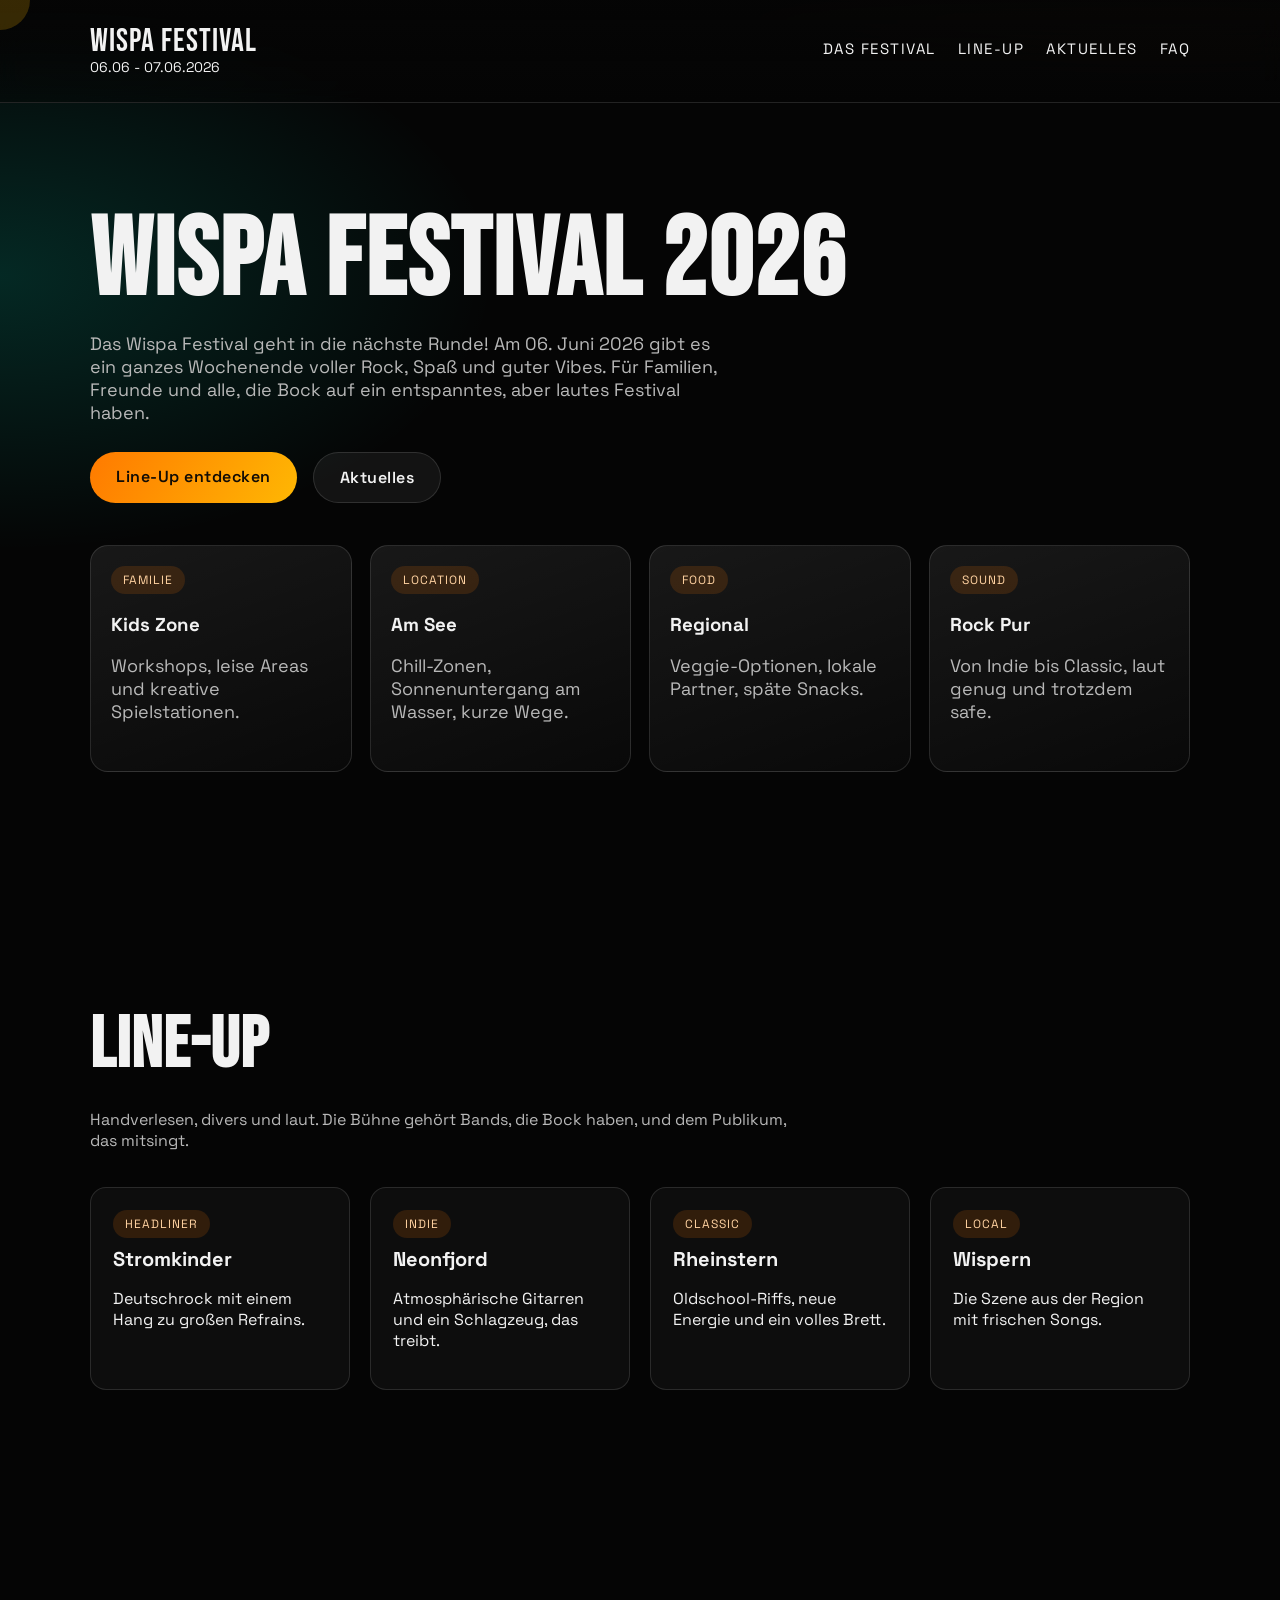
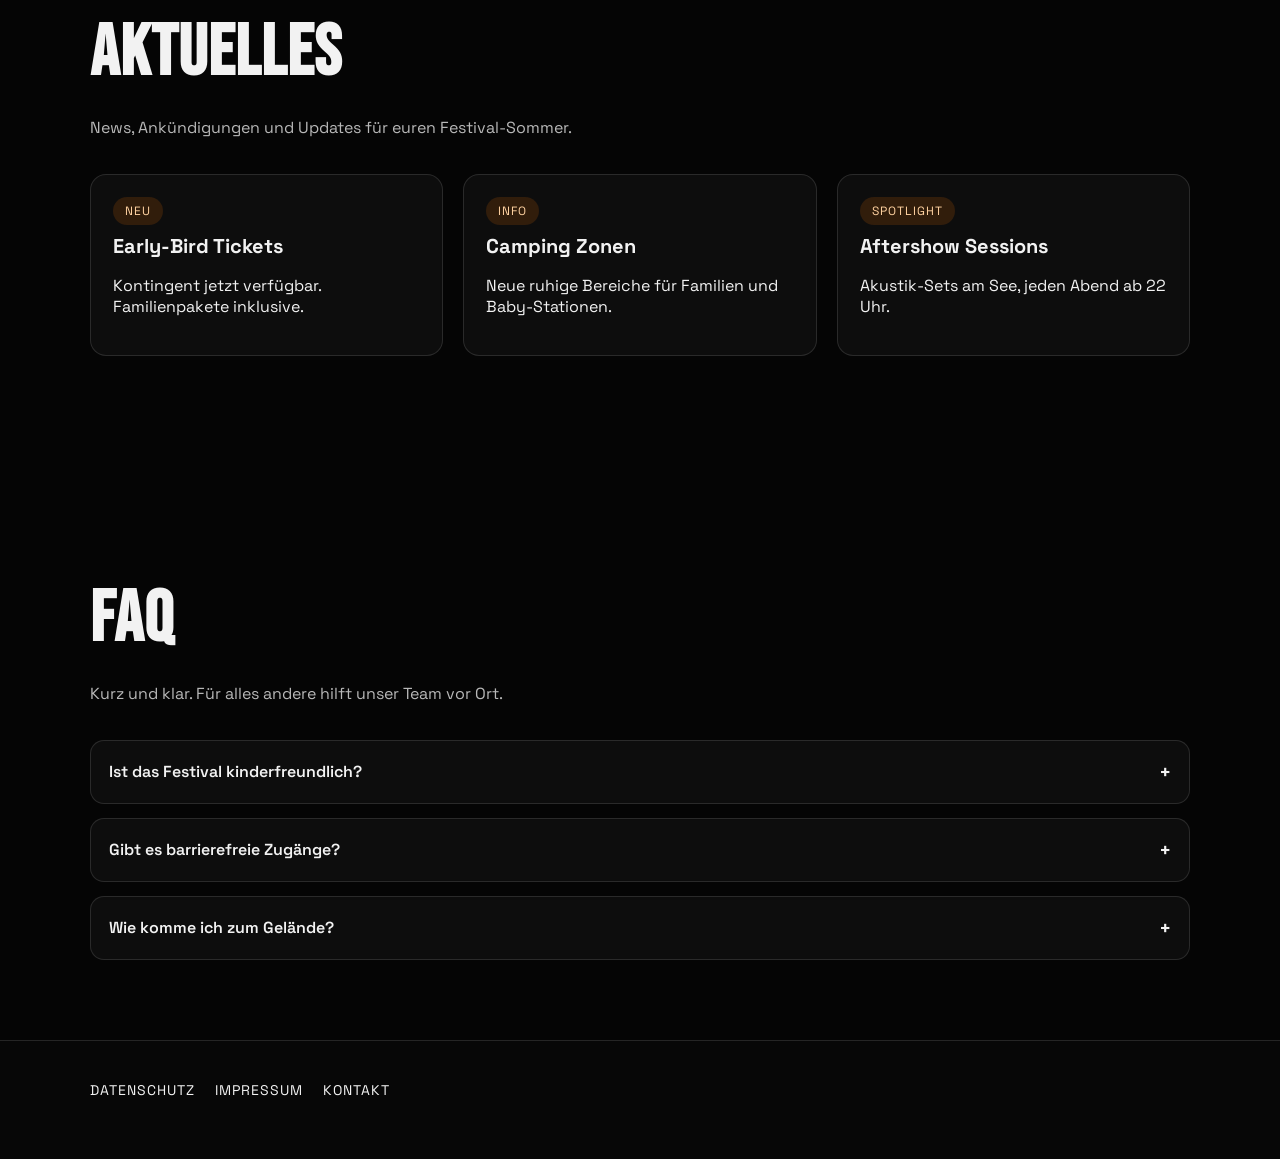
<file: index.html>
<!DOCTYPE html>
<html lang="de">
  <head>
    <meta charset="UTF-8" />
    <meta name="viewport" content="width=device-width, initial-scale=1.0" />
    <title>Wispa Festival</title>
    <style>
      @import url("https://fonts.googleapis.com/css2?family=Bebas+Neue&family=Space+Grotesk:wght@300;400;500;600;700&display=swap");

      :root {
        --bg: #050505;
        --bg-2: #0d0d0d;
        --ink: #f2f2f2;
        --muted: #b8b8b8;
        --accent: #ff7a00;
        --accent-2: #00f5d4;
        --glass: rgba(255, 255, 255, 0.06);
        --border: rgba(255, 255, 255, 0.12);
      }

      * {
        box-sizing: border-box;
      }

      html {
        scroll-behavior: smooth;
      }

      body {
        margin: 0;
        font-family: "Space Grotesk", system-ui, -apple-system, sans-serif;
        color: var(--ink);
        background: radial-gradient(1200px 600px at 90% -10%, rgba(255, 122, 0, 0.2), transparent 60%),
          radial-gradient(900px 500px at 0% 10%, rgba(0, 245, 212, 0.15), transparent 55%),
          var(--bg);
        min-height: 100vh;
        overflow-x: hidden;
      }

      a {
        color: inherit;
        text-decoration: none;
      }

      .container {
        width: min(1100px, 92vw);
        margin: 0 auto;
      }

      header {
        position: sticky;
        top: 0;
        z-index: 10;
        backdrop-filter: blur(12px);
        background: linear-gradient(to bottom, rgba(5, 5, 5, 0.9), rgba(5, 5, 5, 0.4));
        border-bottom: 1px solid var(--border);
      }

      .nav {
        display: flex;
        align-items: center;
        justify-content: space-between;
        padding: 18px 0;
      }

      .logo {
        display: flex;
        flex-direction: column;
        padding: 8px 0;
      }

      .logo__name {
        font-family: "Bebas Neue", cursive;
        font-size: 32px;
        letter-spacing: 1px;
        line-height: 1;
      }

      .logo__date {
        font-size: 14px;
      }

      .nav-links {
        display: flex;
        column-gap: 22px;
        font-size: 15px;
        text-transform: uppercase;
        letter-spacing: 1.5px;
      }

      .nav-links a {
        position: relative;
        padding-bottom: 6px;
      }

      .nav-links a::after {
        content: "";
        position: absolute;
        left: 0;
        bottom: 0;
        width: 0%;
        height: 2px;
        background: linear-gradient(90deg, var(--accent), var(--accent-2));
        transition: width 0.35s ease;
      }

      .nav-links a:hover::after,
      .nav-links a:focus-visible::after {
        width: 100%;
      }

      .hero {
        padding: 110px 0 90px;
        position: relative;
      }

      .hero h1 {
        font-family: "Bebas Neue", cursive;
        font-size: clamp(48px, 12vw, 110px);
        margin: 0 0 20px;
        line-height: 0.9;
        letter-spacing: 2px;
      }

      .hero p {
        max-width: 640px;
        font-size: 18px;
        color: var(--muted);
        margin-bottom: 28px;
      }

      .hero-cta {
        display: flex;
        flex-wrap: wrap;
        gap: 16px;
      }

      .btn {
        padding: 14px 26px;
        border-radius: 999px;
        border: 1px solid var(--border);
        background: var(--glass);
        color: var(--ink);
        font-weight: 600;
        letter-spacing: 0.5px;
        transition: transform 0.35s ease, box-shadow 0.35s ease;
      }

      .btn.primary {
        background: linear-gradient(120deg, var(--accent), #ffb703);
        color: #120c05;
        border: none;
      }

      .btn:hover {
        transform: translateY(-3px);
        box-shadow: 0 14px 30px rgba(0, 0, 0, 0.35);
      }

      .cursor-ring {
        position: fixed;
        top: 0;
        left: 0;
        width: 60px;
        height: 60px;
        border-radius: 50%;
        background: rgba(255, 183, 3, 0.2);
        pointer-events: none;
        transform: translate(-50%, -50%);
        z-index: 9998;
        opacity: 0;
        transition: opacity 0.2s cubic-bezier(0.65, 0, 0.35, 1), width 0.25s cubic-bezier(0.65, 0, 0.35, 1), height 0.25s cubic-bezier(0.65, 0, 0.35, 1), background 0.25s cubic-bezier(0.65, 0, 0.35, 1), left 0.3s cubic-bezier(0.22, 1, 0.36, 1), top 0.3s cubic-bezier(0.22, 1, 0.36, 1);
      }

      body.cursor-active .cursor-ring {
        opacity: 1;
      }

      body.cursor-hover .cursor-ring {
        width: 10px;
        height: 10px;
        background: rgba(255, 255, 255, 0.5); 
        transform: translate(-50%, -50%);
      }

      .hero-grid {
        margin-top: 42px;
        display: grid;
        grid-template-columns: repeat(auto-fit, minmax(220px, 1fr));
        gap: 18px;
      }

      .hero-card {
        background: linear-gradient(160deg, rgba(255, 255, 255, 0.08), rgba(255, 255, 255, 0.02));
        padding: 20px;
        border: 1px solid var(--border);
        border-radius: 18px;
        min-height: 120px;
      }

      section {
        padding: 80px 0;
      }

      section h2 {
        font-family: "Bebas Neue", cursive;
        font-size: clamp(36px, 7vw, 72px);
        margin-bottom: 20px;
        letter-spacing: 1px;
      }

      .section-intro {
        color: var(--muted);
        max-width: 720px;
        margin-bottom: 36px;
      }

      .lineup-grid,
      .news-grid {
        display: grid;
        grid-template-columns: repeat(auto-fit, minmax(220px, 1fr));
        gap: 20px;
      }

      .card {
        padding: 22px;
        border-radius: 16px;
        border: 1px solid var(--border);
        background: var(--bg-2);
        transition: transform 0.4s ease, border-color 0.4s ease;
      }

      .card:hover {
        transform: translateY(-6px);
        border-color: rgba(255, 255, 255, 0.35);
      }

      .card h3 {
        margin: 8px 0 12px;
        font-size: 20px;
      }

      .tag {
        display: inline-flex;
        align-items: center;
        gap: 8px;
        padding: 6px 12px;
        border-radius: 999px;
        font-size: 12px;
        text-transform: uppercase;
        letter-spacing: 1px;
        background: rgba(255, 122, 0, 0.15);
        color: #ffd2a1;
      }

      details {
        border: 1px solid var(--border);
        border-radius: 14px;
        padding: 18px;
        background: var(--bg-2);
        transition: border-color 0.3s ease;
      }

      details + details {
        margin-top: 14px;
      }

      summary {
        cursor: pointer;
        font-weight: 600;
        list-style: none;
        display: flex;
        align-items: center;
        justify-content: space-between;
      }

      summary::after {
        content: "+";
        font-size: 20px;
        transition: transform 0.35s ease;
      }

      details[open] summary::after {
        transform: rotate(45deg);
      }

      details p {
        margin: 14px 0 0;
        color: var(--muted);
      }

      footer {
        padding: 40px 0 60px;
        border-top: 1px solid var(--border);
        background: #070707;
      }

      .footer-links {
        display: flex;
        gap: 20px;
        font-size: 14px;
        text-transform: uppercase;
        letter-spacing: 1px;
      }

      .reveal {
        opacity: 0;
        transform: translateY(30px);
        transition: opacity 0.8s ease, transform 0.8s ease;
      }

      .reveal.is-visible {
        opacity: 1;
        transform: translateY(0);
      }

      .float {
        animation: float 10s ease-in-out infinite;
      }

      @keyframes float {
        0%,
        100% {
          transform: translateY(0px);
        }
        50% {
          transform: translateY(-14px);
        }
      }

      @media (max-width: 760px) {
        html {
          scroll-padding-top: 80px;
        }

        .cursor-ring {
          display: none;
        }

        .nav {
          flex-direction: column;
          gap: 12px;
        }
        .nav-links {
          flex-wrap: wrap;
          justify-content: center;
        }
        .hero {
          padding-top: 80px;
        }

        .logo {
          justify-content: center;
          align-items: center;
        }

        .container {
          width: min(1100px, 85vw);
        }
      }

      @media (prefers-reduced-motion: reduce) {
        .cursor-ring {
          display: none;
        }
      }
    </style>
  </head>
  <body>
    <div class="cursor-ring"></div>
    <header>
      <div class="container nav">
        <div class="logo"><span class="logo__name">Wispa Festival</span><span class="logo__date">06.06 - 07.06.2026</span></div>
        <nav class="nav-links">
          <a href="#hero">Das Festival</a>
          <a href="#lineup">Line-Up</a>
          <a href="#aktuelles">Aktuelles</a>
          <a href="#faq">FAQ</a>
        </nav>
      </div>
    </header>

    <main>
      <section id="hero" class="hero">
        <div class="container">
          <div class="reveal">
            <h1>Wispa Festival 2026</h1>
            <p>
              Das Wispa Festival geht in die nächste Runde! Am 06. Juni 2026 gibt es ein ganzes Wochenende
              voller Rock, Spaß und guter Vibes. Für Familien, Freunde und alle, die Bock auf ein entspanntes, aber lautes Festival haben.
            </p>
            <div class="hero-cta">
              <a class="btn primary" href="#lineup">Line-Up entdecken</a>
              <a class="btn" href="#aktuelles">Aktuelles</a>
            </div>
          </div>
          <div class="hero-grid">
            <div class="hero-card reveal float">
              <span class="tag">Familie</span>
              <h3>Kids Zone</h3>
              <p>Workshops, leise Areas und kreative Spielstationen.</p>
            </div>
            <div class="hero-card reveal">
              <span class="tag">Location</span>
              <h3>Am See</h3>
              <p>Chill-Zonen, Sonnenuntergang am Wasser, kurze Wege.</p>
            </div>
            <div class="hero-card reveal float">
              <span class="tag">Food</span>
              <h3>Regional</h3>
              <p>Veggie-Optionen, lokale Partner, späte Snacks.</p>
            </div>
            <div class="hero-card reveal">
              <span class="tag">Sound</span>
              <h3>Rock Pur</h3>
              <p>Von Indie bis Classic, laut genug und trotzdem safe.</p>
            </div>
          </div>
        </div>
      </section>

      <section id="lineup">
        <div class="container">
          <h2 class="reveal">Line-Up</h2>
          <p class="section-intro reveal">
            Handverlesen, divers und laut. Die Bühne gehört Bands, die Bock haben,
            und dem Publikum, das mitsingt.
          </p>
          <div class="lineup-grid">
            <article class="card reveal">
              <span class="tag">Headliner</span>
              <h3>Stromkinder</h3>
              <p>Deutschrock mit einem Hang zu großen Refrains.</p>
            </article>
            <article class="card reveal">
              <span class="tag">Indie</span>
              <h3>Neonfjord</h3>
              <p>Atmosphärische Gitarren und ein Schlagzeug, das treibt.</p>
            </article>
            <article class="card reveal">
              <span class="tag">Classic</span>
              <h3>Rheinstern</h3>
              <p>Oldschool-Riffs, neue Energie und ein volles Brett.</p>
            </article>
            <article class="card reveal">
              <span class="tag">Local</span>
              <h3>Wispern</h3>
              <p>Die Szene aus der Region mit frischen Songs.</p>
            </article>
          </div>
        </div>
      </section>

      <section id="aktuelles">
        <div class="container">
          <h2 class="reveal">Aktuelles</h2>
          <p class="section-intro reveal">
            News, Ankündigungen und Updates für euren Festival-Sommer.
          </p>
          <div class="news-grid">
            <article class="card reveal">
              <span class="tag">Neu</span>
              <h3>Early-Bird Tickets</h3>
              <p>Kontingent jetzt verfügbar. Familienpakete inklusive.</p>
            </article>
            <article class="card reveal">
              <span class="tag">Info</span>
              <h3>Camping Zonen</h3>
              <p>Neue ruhige Bereiche für Familien und Baby-Stationen.</p>
            </article>
            <article class="card reveal">
              <span class="tag">Spotlight</span>
              <h3>Aftershow Sessions</h3>
              <p>Akustik-Sets am See, jeden Abend ab 22 Uhr.</p>
            </article>
          </div>
        </div>
      </section>

      <section id="faq">
        <div class="container">
          <h2 class="reveal">FAQ</h2>
          <p class="section-intro reveal">
            Kurz und klar. Für alles andere hilft unser Team vor Ort.
          </p>
          <details class="reveal">
            <summary>Ist das Festival kinderfreundlich?</summary>
            <p>
              Ja, es gibt eine Kids Zone, leise Bereiche, Wickelstationen und
              familienfreundliche Zeitfenster.
            </p>
          </details>
          <details class="reveal">
            <summary>Gibt es barrierefreie Zugänge?</summary>
            <p>
              Das Gelände ist barrierearm, mit speziellen Viewing Areas und
              support vor Ort.
            </p>
          </details>
          <details class="reveal">
            <summary>Wie komme ich zum Gelände?</summary>
            <p>
              Shuttle-Busse vom Bahnhof, Fahrradparkplätze und ein familiennaher
              Drop-off Bereich.
            </p>
          </details>
        </div>
      </section>
    </main>

    <footer>
      <div class="container">
        <div class="footer-links">
          <a href="#">Datenschutz</a>
          <a href="#">Impressum</a>
          <a href="#">Kontakt</a>
        </div>
      </div>
    </footer>

    <script>
      const revealElements = document.querySelectorAll(".reveal");
      const observer = new IntersectionObserver(
        (entries) => {
          entries.forEach((entry) => {
            if (entry.isIntersecting) {
              entry.target.classList.add("is-visible");
              observer.unobserve(entry.target);
            }
          });
        },
        { threshold: 0.2 }
      );

      revealElements.forEach((el) => observer.observe(el));

      const cursorRing = document.querySelector(".cursor-ring");
      const hoverTargets = document.querySelectorAll("a, button, .btn, summary");

      if (window.matchMedia("(prefers-reduced-motion: reduce)").matches === false && "ontouchstart" in window === false) {
        document.body.classList.add("cursor-active");

        window.addEventListener("mousemove", (event) => {
          const { clientX, clientY } = event;
          cursorRing.style.left = `${clientX}px`;
          cursorRing.style.top = `${clientY}px`;
        });

        hoverTargets.forEach((el) => {
          el.addEventListener("mouseenter", () => document.body.classList.add("cursor-hover"));
          el.addEventListener("mouseleave", () => document.body.classList.remove("cursor-hover"));
        });
      }
    </script>
  </body>
</html>
</file>
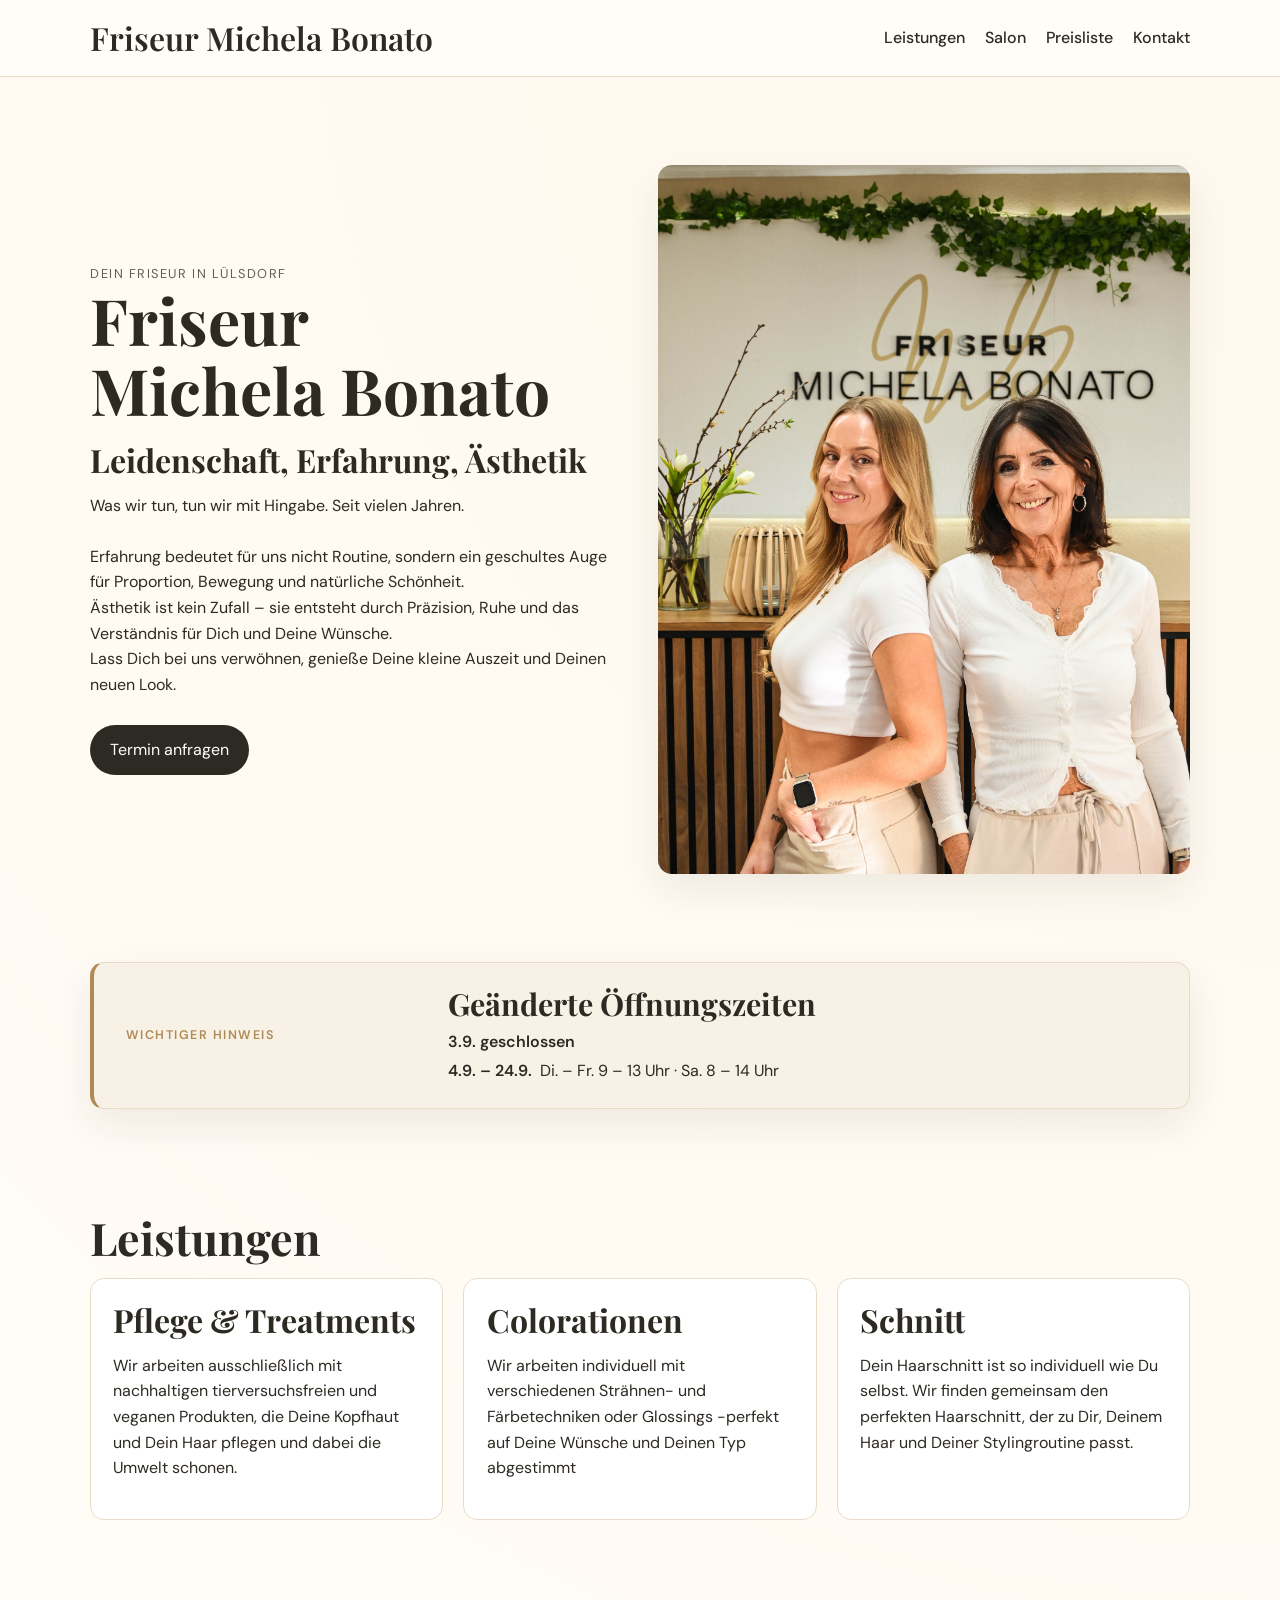
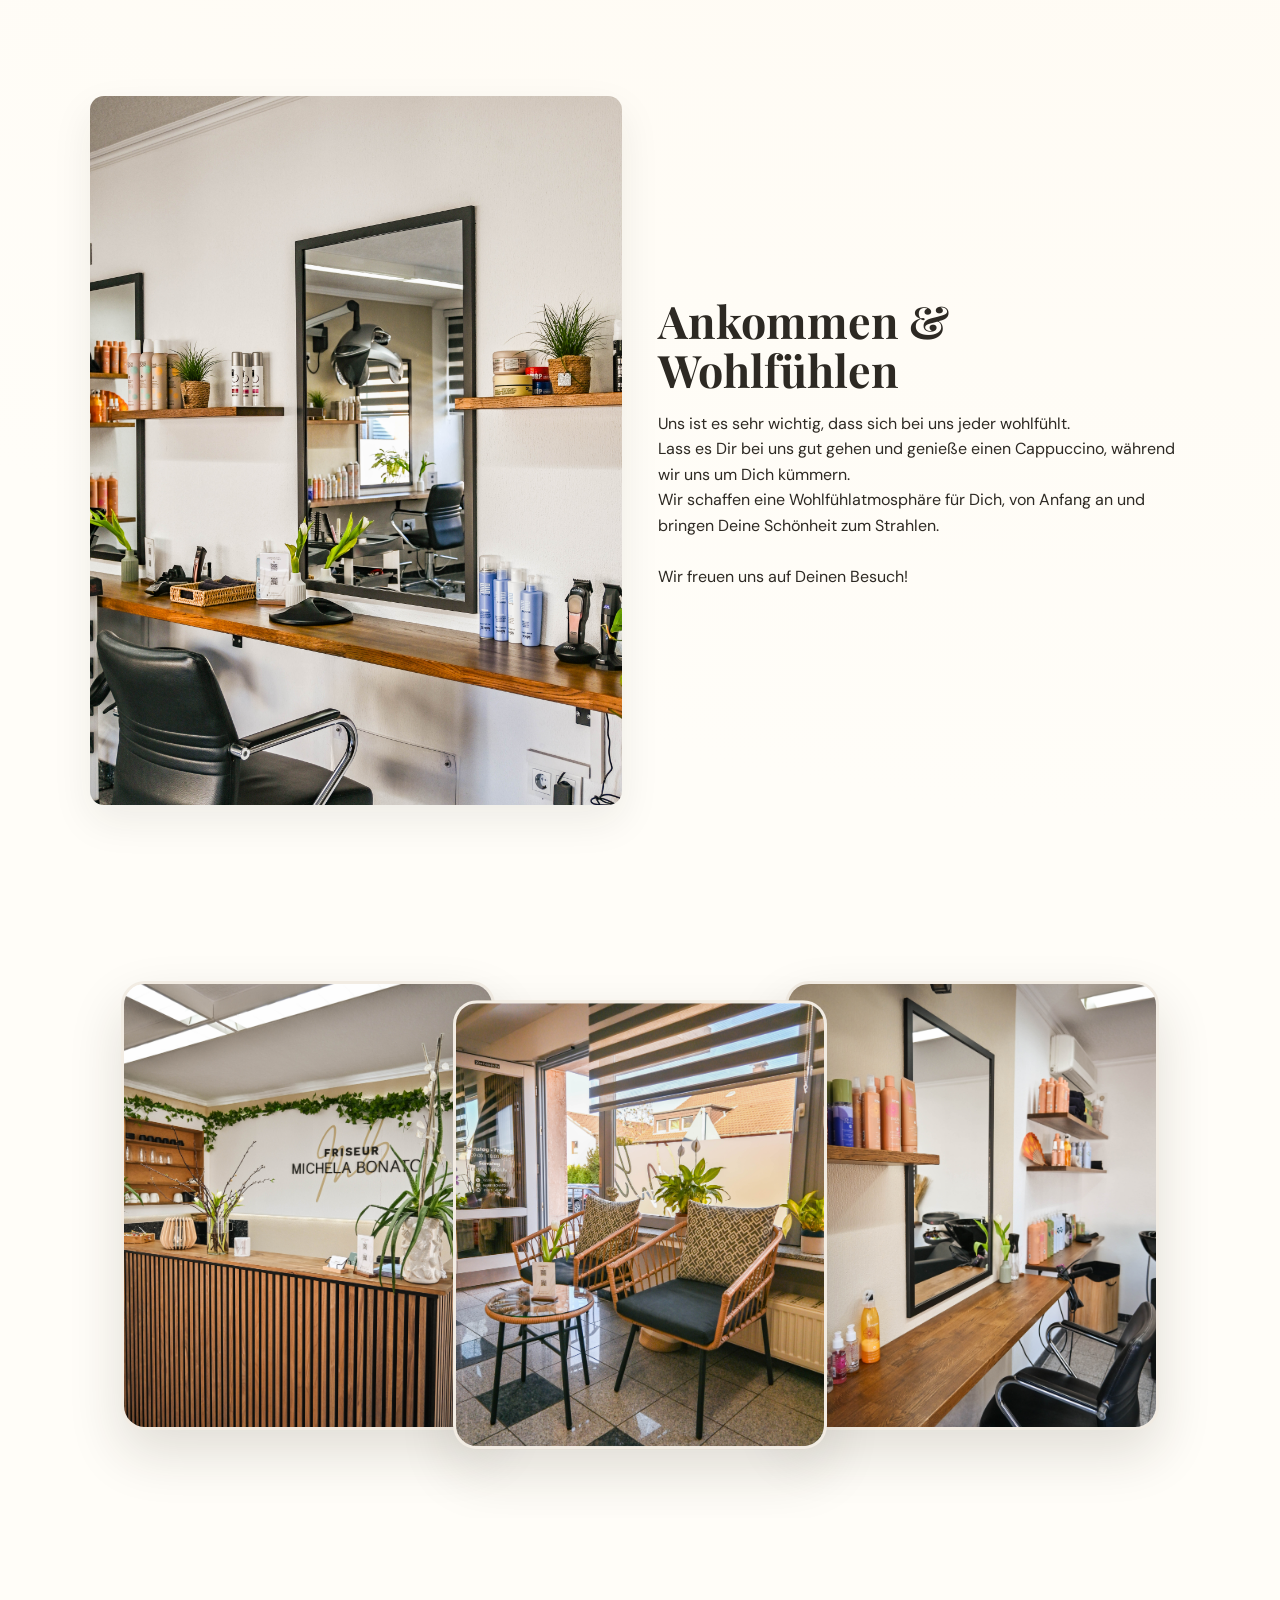
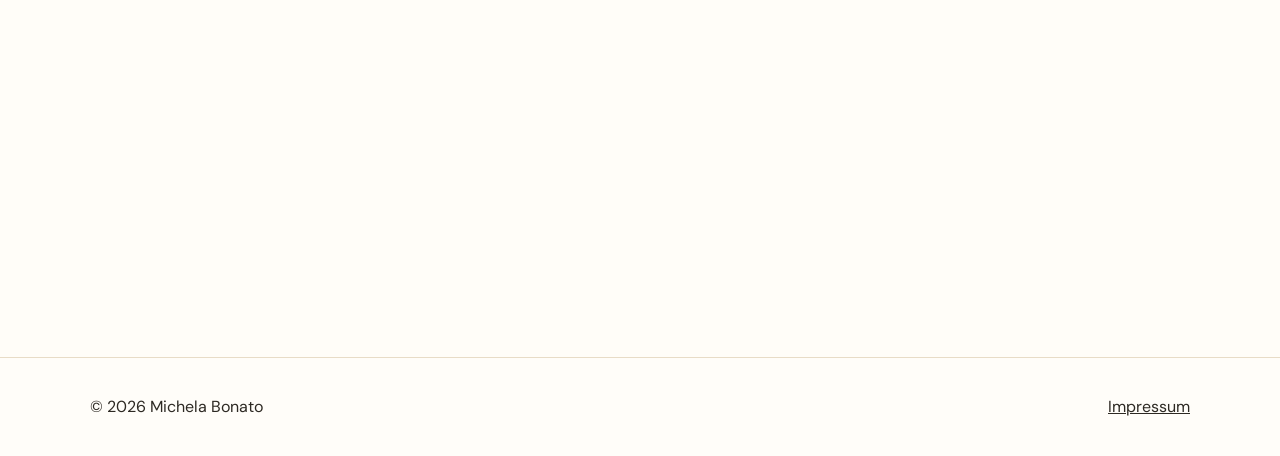
<file: friseur/index.html>
<!doctype html>
<html lang="de">

<head>
  <meta charset="UTF-8" />
  <meta name="viewport" content="width=device-width, initial-scale=1.0" />
  <title>Friseur Michela Bonato</title>
  <meta name="description"
    content="Friseur in Lülsdorf - Leidenschaft, Erfahrung, Ästhetik. Jetzt Termin anfragen." />
  <meta name="keywords"
    content="Friseur Lülsdorf, Michela Bonato, Damenfriseur Lülsdorf, Herrenfriseur Lülsdorf, Haarschnitt Lülsdorf" />
  <meta name="robots" content="index, follow" />
  <meta name="author" content="Friseur Michela Bonato" />
  <link rel="canonical" href="https://www.michela-bonato.de/" />

  <meta property="og:type" content="website" />
  <meta property="og:title" content="Michela Bonato | Friseur Lülsdorf" />
  <meta property="og:description" content="Friseur in Lülsdorf - Leidenschaft, Erfahrung, Ästhetik. Jetzt Termin anfragen." />
  <meta property="og:url" content="https://www.michela-bonato.de/" />
  <meta property="og:image"
    content="img/og_image.jpg" />

  <meta name="twitter:card" content="summary_large_image" />
  <meta name="twitter:title" content="Michela Bonato | Friseur Lülsdorf" />
  <meta name="twitter:description"
    content="Friseur Lülsdorf, Michela Bonato, Damenfriseur Lülsdorf, Herrenfriseur Lülsdorf, Haarschnitt Lülsdorf" />
  <meta name="twitter:image"
    content="img/og_image.jpg" />

  <script type="application/ld+json">
      {
        "@context": "https://schema.org",
        "@type": "HairSalon",
        "name": "Friseur Michela Bonato",
        "description": "Friseur in Lülsdorf - Leidenschaft, Erfahrung, Ästhetik. Jetzt Termin anfragen.",
        "address": {
          "@type": "PostalAddress",
          "addressLocality": "Lülsdorf",
          "addressRegion": "Niederkassel",
          "addressCountry": "DE"
        },
        "areaServed": "Lülsdorf",
        "url": "https://www.michela-bonato.de/",
      }
  </script>
  <link rel="icon" href="img/favicon-1-300x300.png" sizes="192x192" />
  <link rel="apple-touch-icon" href="img/favicon-1-300x300.png" />
  <link rel="stylesheet" href="css/styles.css" />
</head>

<body>
  <header class="site-header" id="start">
    <div class="container nav-wrap">
      <a class="brand" href="#start">Friseur Michela Bonato</a>
      <button class="menu-toggle" type="button" aria-expanded="false" aria-controls="site-menu" aria-label="Menü öffnen">
        <span></span>
        <span></span>
        <span></span>
      </button>
      <nav id="site-menu" aria-label="Hauptnavigation">
        <ul class="menu">
          <li><a href="#leistungen">Leistungen</a></li>
          <li><a href="#ueber-uns">Salon</a></li>
          <li><a href="#preisliste">Preisliste</a></li>
          <li><a href="#kontakt">Kontakt</a></li>
        </ul>
      </nav>
    </div>
  </header>

  <main>
    <section class="hero reveal">
      <div class="container hero-grid">
        <div class="hero-copy">
          <p class="kicker">Dein Friseur in Lülsdorf</p>
          <h1>Friseur<br />Michela Bonato</h1>
          <h2 class="h3">Leidenschaft, Erfahrung, Ästhetik</h2>
          <p>
            Was wir tun, tun wir mit Hingabe. Seit vielen Jahren.<br />
            <br />
            Erfahrung bedeutet für uns nicht Routine, sondern ein geschultes Auge für Proportion, Bewegung und natürliche Schönheit.<br />
            Ästhetik ist kein Zufall – sie entsteht durch Präzision, Ruhe und das Verständnis für Dich und Deine Wünsche.
            <br />
            Lass Dich bei uns verwöhnen, genieße Deine kleine Auszeit und Deinen neuen Look.
          </p>
          <a class="btn" href="https://wa.link/77ubc4">Termin anfragen</a>
        </div>
        <img src="img/hero.jpg" alt="Friseursalon mit elegantem Interieur" loading="lazy" class="img hero-media" />
      </div>
    </section>

    <aside class="opening-notice" aria-labelledby="opening-notice-title">
      <div class="container opening-notice-content">
        <p class="opening-notice-label">Wichtiger Hinweis</p>
        <div>
          <h2 id="opening-notice-title">Geänderte Öffnungszeiten</h2>
          <p><strong>3.9. geschlossen</strong></p>
          <p><strong>4.9. – 24.9.</strong> &nbsp;Di. – Fr. 9 – 13 Uhr &middot; Sa. 8 – 14 Uhr</p>
        </div>
      </div>
    </aside>

    <section id="leistungen" class="section reveal">
      <div class="container">
        <h2>Leistungen</h2>
        <div class="cards">
          <article class="card">
            <h3>Pflege & Treatments</h3>
            <p>Wir arbeiten ausschließlich mit nachhaltigen tierversuchsfreien und veganen Produkten, die Deine Kopfhaut
              und Dein Haar pflegen und dabei die Umwelt schonen.</p>
          </article>
          <article class="card">
            <h3>Colorationen</h3>
            <p>Wir arbeiten individuell mit verschiedenen Strähnen- und Färbetechniken oder Glossings -perfekt auf Deine
              Wünsche und Deinen Typ abgestimmt </p>
          </article>
          <article class="card">
            <h3>Schnitt</h3>
            <p>Dein Haarschnitt ist so individuell wie Du selbst. Wir finden gemeinsam den perfekten Haarschnitt, der zu
              Dir, Deinem Haar und Deiner Stylingroutine passt.</p>
          </article>
        </div>
      </div>
    </section>

    <section id="ueber-uns" class="section reveal">
      <div class="container about">
        <img src="img/img02.jpg" alt="Haarschnitt im Salon" loading="lazy" class="img" />
        <div>
          <h2>Ankommen & Wohlfühlen</h2>
          <p>
            Uns ist es sehr wichtig, dass sich bei uns jeder wohlfühlt.<br />
            Lass es Dir bei uns gut gehen und genieße einen Cappuccino, während wir uns um Dich kümmern.<br />
            Wir schaffen eine Wohlfühlatmosphäre für Dich, von Anfang an und bringen Deine Schönheit zum Strahlen.<br />
            <br />
            Wir freuen uns auf Deinen Besuch!
          </p>
        </div>
      </div>
    </section>

    <section class="section reveal gallery-section" aria-label="Bildergalerie aus dem Salon">
      <div class="gallery-band">
        <figure class="gallery-card gallery-card-one">
          <img src="img/img04.jpg" alt="Salonmoment mit Fokus auf Styling" loading="lazy" class="gallery-image" />
        </figure>
        <figure class="gallery-card gallery-card-two">
          <img src="img/img05.jpg" alt="Detailaufnahme aus dem Friseursalon" loading="lazy" class="gallery-image" />
        </figure>
        <figure class="gallery-card gallery-card-three">
          <img src="img/img06.jpg" alt="Ein weiterer Einblick in die Atmosphäre des Salons" loading="lazy" class="gallery-image" />
        </figure>
      </div>
    </section>

    <section id="preisliste" class="section section-alt reveal">
      <div class="container price-wrap">
        <div>
          <h2>Preisliste</h2>
          <p>
            Hier findest Du unsere aktuelle Preisliste. Für eine individuelle Beratung und genaue Preise zu Deinem
            Wunschlook, kontaktiere uns gerne direkt.
          </p>
          <a class="btn btn-light" href="img/Preisliste_A3-724x1024.png" target="_blank"
            rel="noopener noreferrer">Preisliste als Bild öffnen</a>
        </div>
        <img src="img/img01.jpg" alt="Friseurin bei der Arbeit" loading="lazy" class="img" />
      </div>
    </section>

    <section id="kontakt" class="section section-alt reveal">
      <div class="container contact">
        <div class="contact-intro">
          <div>
            <p class="kicker">Wir freuen uns auf Dich</p>
            <h2>Kontakt</h2>
            <p class="contact-lead">
              Ob frischer Schnitt, neue Farbe oder ein Termin für einen besonderen Anlass: melde Dich einfach bei uns.
              Wir beraten Dich persönlich und finden gemeinsam den passenden Zeitpunkt für Deinen Besuch.
            </p>
          </div>
          <div class="contact-actions" aria-label="Schnelle Kontaktoptionen">
            <a class="btn" href="http://wa.link/77ubc4">Termin per WhatsApp</a>
            <a class="btn btn-outline" href="tel:+4922083591">Direkt anrufen</a>
          </div>
        </div>
        <div class="contact-grid">
          <article class="contact-card contact-card-highlight">
            <span class="contact-eyebrow">Schnell & unkompliziert</span>
            <h3>Termin anfragen</h3>
            <p>
              Schreib uns bei WhatsApp oder ruf kurz an. So können wir Deinen Wunschtermin und Deine Behandlung direkt
              abstimmen.
            </p>
            <div class="contact-list" aria-label="Kontaktwege">
              <div class="contact-item">
                <svg xmlns="http://www.w3.org/2000/svg" viewBox="0 0 640 640"><path d="M224.2 89C216.3 70.1 195.7 60.1 176.1 65.4L170.6 66.9C106 84.5 50.8 147.1 66.9 223.3C104 398.3 241.7 536 416.7 573.1C493 589.3 555.5 534 573.1 469.4L574.6 463.9C580 444.2 569.9 423.6 551.1 415.8L453.8 375.3C437.3 368.4 418.2 373.2 406.8 387.1L368.2 434.3C297.9 399.4 241.3 341 208.8 269.3L253 233.3C266.9 222 271.6 202.9 264.8 186.3L224.2 89z" /></svg>
                <a href="tel:+4922083591">02208 - 3591</a>
              </div>
              <div class="contact-item">
                <svg xmlns="http://www.w3.org/2000/svg" viewBox="0 0 640 640"><path d="M476.9 161.1C435 119.1 379.2 96 319.9 96C197.5 96 97.9 195.6 97.9 318C97.9 357.1 108.1 395.3 127.5 429L96 544L213.7 513.1C246.1 530.8 282.6 540.1 319.8 540.1L319.9 540.1C442.2 540.1 544 440.5 544 318.1C544 258.8 518.8 203.1 476.9 161.1zM319.9 502.7C286.7 502.7 254.2 493.8 225.9 477L219.2 473L149.4 491.3L168 423.2L163.6 416.2C145.1 386.8 135.4 352.9 135.4 318C135.4 216.3 218.2 133.5 320 133.5C369.3 133.5 415.6 152.7 450.4 187.6C485.2 222.5 506.6 268.8 506.5 318.1C506.5 419.9 421.6 502.7 319.9 502.7zM421.1 364.5C415.6 361.7 388.3 348.3 383.2 346.5C378.1 344.6 374.4 343.7 370.7 349.3C367 354.9 356.4 367.3 353.1 371.1C349.9 374.8 346.6 375.3 341.1 372.5C308.5 356.2 287.1 343.4 265.6 306.5C259.9 296.7 271.3 297.4 281.9 276.2C283.7 272.5 282.8 269.3 281.4 266.5C280 263.7 268.9 236.4 264.3 225.3C259.8 214.5 255.2 216 251.8 215.8C248.6 215.6 244.9 215.6 241.2 215.6C237.5 215.6 231.5 217 226.4 222.5C221.3 228.1 207 241.5 207 268.8C207 296.1 226.9 322.5 229.6 326.2C232.4 329.9 268.7 385.9 324.4 410C359.6 425.2 373.4 426.5 391 423.9C401.7 422.3 423.8 410.5 428.4 397.5C433 384.5 433 373.4 431.6 371.1C430.3 368.6 426.6 367.2 421.1 364.5z"/></svg>
                <a href="http://wa.link/77ubc4">Terminvergabe über WhatsApp<br />01512 - 6047627</a>
              </div>
              <div class="contact-item">
                <svg xmlns="http://www.w3.org/2000/svg" viewBox="0 0 640 640"><path d="M320.3 205C256.8 204.8 205.2 256.2 205 319.7C204.8 383.2 256.2 434.8 319.7 435C383.2 435.2 434.8 383.8 435 320.3C435.2 256.8 383.8 205.2 320.3 205zM319.7 245.4C360.9 245.2 394.4 278.5 394.6 319.7C394.8 360.9 361.5 394.4 320.3 394.6C279.1 394.8 245.6 361.5 245.4 320.3C245.2 279.1 278.5 245.6 319.7 245.4zM413.1 200.3C413.1 185.5 425.1 173.5 439.9 173.5C454.7 173.5 466.7 185.5 466.7 200.3C466.7 215.1 454.7 227.1 439.9 227.1C425.1 227.1 413.1 215.1 413.1 200.3zM542.8 227.5C541.1 191.6 532.9 159.8 506.6 133.6C480.4 107.4 448.6 99.2 412.7 97.4C375.7 95.3 264.8 95.3 227.8 97.4C192 99.1 160.2 107.3 133.9 133.5C107.6 159.7 99.5 191.5 97.7 227.4C95.6 264.4 95.6 375.3 97.7 412.3C99.4 448.2 107.6 480 133.9 506.2C160.2 532.4 191.9 540.6 227.8 542.4C264.8 544.5 375.7 544.5 412.7 542.4C448.6 540.7 480.4 532.5 506.6 506.2C532.8 480 541 448.2 542.8 412.3C544.9 375.3 544.9 264.5 542.8 227.5zM495 452C487.2 471.6 472.1 486.7 452.4 494.6C422.9 506.3 352.9 503.6 320.3 503.6C287.7 503.6 217.6 506.2 188.2 494.6C168.6 486.8 153.5 471.7 145.6 452C133.9 422.5 136.6 352.5 136.6 319.9C136.6 287.3 134 217.2 145.6 187.8C153.4 168.2 168.5 153.1 188.2 145.2C217.7 133.5 287.7 136.2 320.3 136.2C352.9 136.2 423 133.6 452.4 145.2C472 153 487.1 168.1 495 187.8C506.7 217.3 504 287.3 504 319.9C504 352.5 506.7 422.6 495 452z"/></svg>
                <a href="https://instagram.com/hairby.bonato" target="_blank" rel="noopener noreferrer">@hairby.bonato</a>
              </div>
            </div>
          </article>
          <article class="contact-card contact-photo-card">
            <img src="img/img03.jpg" alt="Einladender Blick in den Salon" loading="lazy" class="contact-photo" />
          </article>
          <article class="contact-card">
            <span class="contact-eyebrow">Vor Ort</span>
            <h3>Adresse</h3>
            <p>Friseur Michela Bonato<br />Stahlenstraße 21<br />53859 Niederkassel</p>
            <a href="https://maps.app.goo.gl/FPhq9QHvY2sSewt56" target="_blank" rel="noopener noreferrer">Route in Google Maps</a>
          </article>
          <article class="contact-card">
            <span class="contact-eyebrow">Unsere Zeiten</span>
            <h3>Öffnungszeiten</h3>
            <div class="hours-list" aria-label="Öffnungszeiten">
              <div class="hours-row">
                <span>Di. - Fr.</span>
                <strong>09.00 - 18.00 Uhr</strong>
              </div>
              <div class="hours-row">
                <span>Samstag</span>
                <strong>08.00 - 14.00 Uhr</strong>
              </div>
            </div>
            <p class="contact-note">Wenn Du einen bestimmten Zeitraum im Blick hast, schreib uns am besten direkt.</p>
          </article>
        </div>
      </div>
    </section>
  </main>

  <footer class="site-footer">
    <div class="container footer-wrap">
      <p>&copy; 2026 Michela Bonato</p>
      <a href="impressum.html">Impressum</a>
    </div>
  </footer>

  <script src="js/script.js"></script>
</body>

</html>
</file>
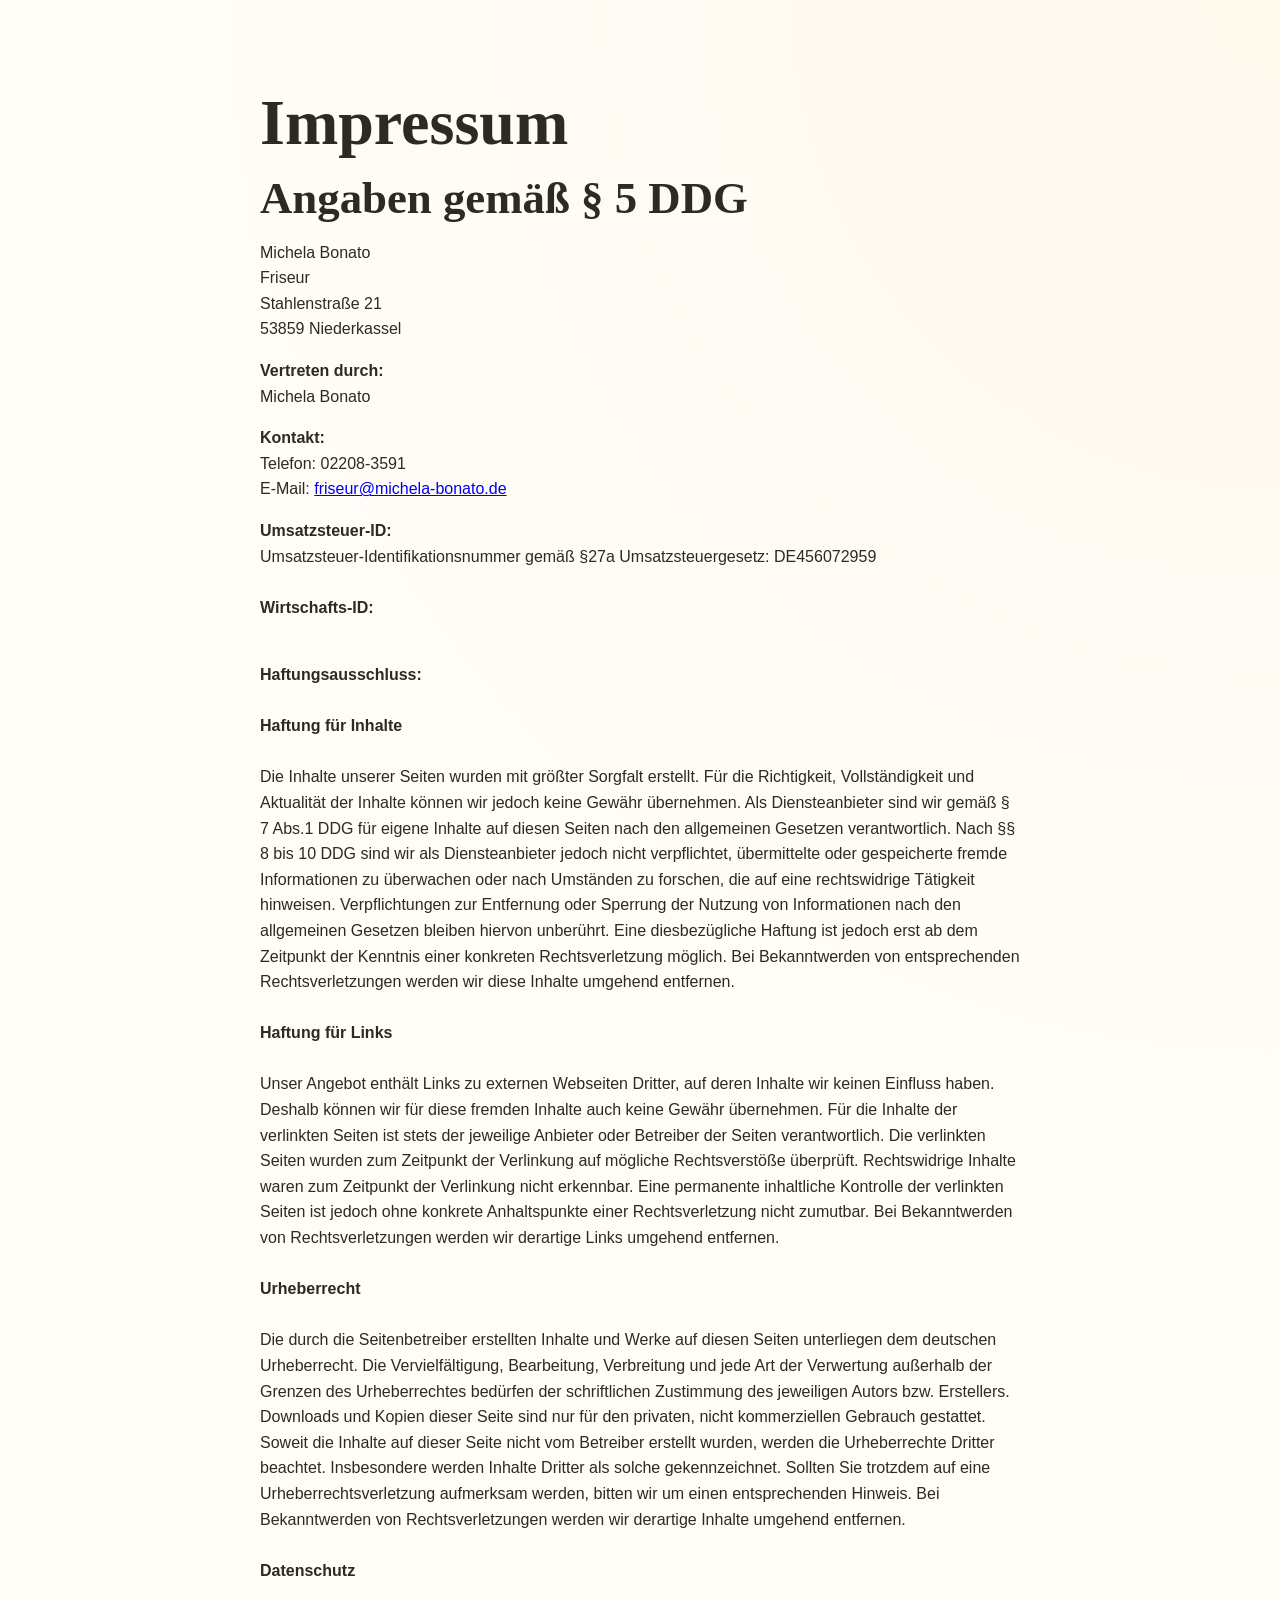
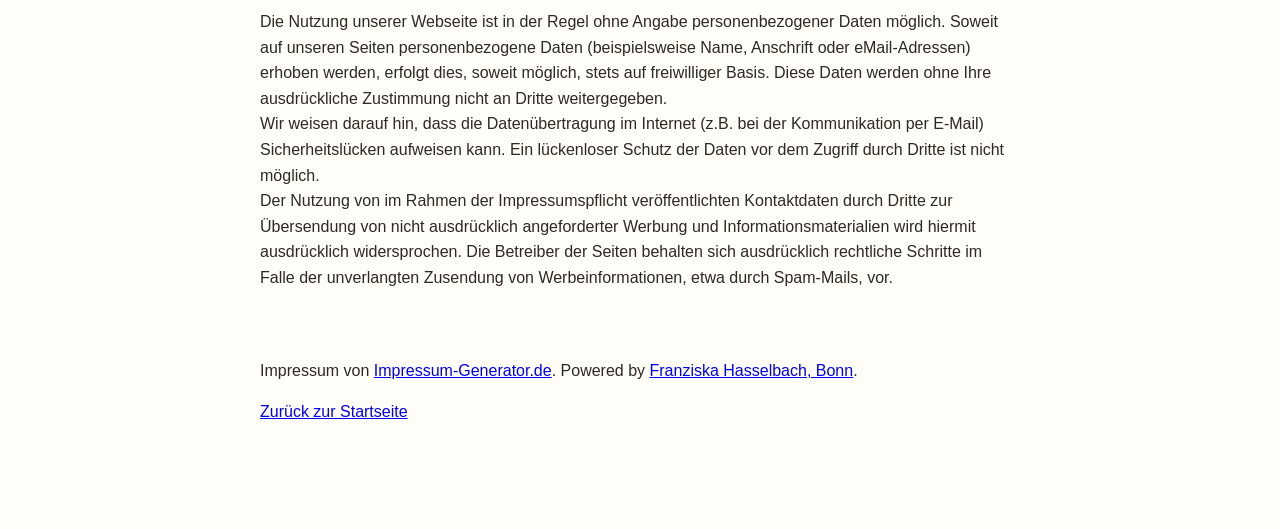
<file: friseur/impressum.html>
<!doctype html>
<html lang="de">
  <head>
    <meta charset="UTF-8" />
    <meta name="viewport" content="width=device-width, initial-scale=1.0" />
    <title>Friseur Michela Bonato</title>
    <meta name="robots" content="index, follow" />
    <meta
      name="description"
      content="Impressum Friseur Michela Bonato"
    />
    <link rel="icon" href="img/favicon-1-300x300.png" sizes="192x192" />
    <link rel="apple-touch-icon" href="img/favicon-1-300x300.png" />
    <link rel="stylesheet" href="styles.css" />
  </head>
  <body>
    <main class="section">
      <div class="container" style="max-width: 760px">
        <h1>Impressum</h1>

          <h2 class="wp-block-heading">Angaben gemäß § 5 DDG</h2>

          <p>Michela Bonato<br>Friseur<br>Stahlenstraße 21<br>53859 Niederkassel<br></p>
          <p><strong>Vertreten durch:</strong><br>Michela Bonato<br></p>
          <p><strong>Kontakt:</strong><br>Telefon: 02208-3591<br>E-Mail: <a href="mailto:friseur@michela-bonato.de">friseur@michela-bonato.de</a></p>
          <p><strong>Umsatzsteuer-ID:</strong><br>Umsatzsteuer-Identifikationsnummer gemäß §27a Umsatzsteuergesetz: DE456072959<br><br><strong>Wirtschafts-ID:</strong><br><br></p>
          <p><strong>Haftungsausschluss:</strong><br><br><strong>Haftung für Inhalte</strong><br><br>Die Inhalte unserer Seiten wurden mit größter Sorgfalt erstellt. Für die Richtigkeit, Vollständigkeit und Aktualität der Inhalte können wir jedoch keine Gewähr übernehmen. Als Diensteanbieter sind wir gemäß § 7 Abs.1 DDG für eigene Inhalte auf diesen Seiten nach den allgemeinen Gesetzen verantwortlich. Nach §§ 8 bis 10 DDG sind wir als Diensteanbieter jedoch nicht verpflichtet, übermittelte oder gespeicherte fremde Informationen zu überwachen oder nach Umständen zu forschen, die auf eine rechtswidrige Tätigkeit hinweisen. Verpflichtungen zur Entfernung oder Sperrung der Nutzung von Informationen nach den allgemeinen Gesetzen bleiben hiervon unberührt. Eine diesbezügliche Haftung ist jedoch erst ab dem Zeitpunkt der Kenntnis einer konkreten Rechtsverletzung möglich. Bei Bekanntwerden von entsprechenden Rechtsverletzungen werden wir diese Inhalte umgehend entfernen.<br><br><strong>Haftung für Links</strong><br><br>Unser Angebot enthält Links zu externen Webseiten Dritter, auf deren Inhalte wir keinen Einfluss haben. Deshalb können wir für diese fremden Inhalte auch keine Gewähr übernehmen. Für die Inhalte der verlinkten Seiten ist stets der jeweilige Anbieter oder Betreiber der Seiten verantwortlich. Die verlinkten Seiten wurden zum Zeitpunkt der Verlinkung auf mögliche Rechtsverstöße überprüft. Rechtswidrige Inhalte waren zum Zeitpunkt der Verlinkung nicht erkennbar. Eine permanente inhaltliche Kontrolle der verlinkten Seiten ist jedoch ohne konkrete Anhaltspunkte einer Rechtsverletzung nicht zumutbar. Bei Bekanntwerden von Rechtsverletzungen werden wir derartige Links umgehend entfernen.<br><br><strong>Urheberrecht</strong><br><br>Die durch die Seitenbetreiber erstellten Inhalte und Werke auf diesen Seiten unterliegen dem deutschen Urheberrecht. Die Vervielfältigung, Bearbeitung, Verbreitung und jede Art der Verwertung außerhalb der Grenzen des Urheberrechtes bedürfen der schriftlichen Zustimmung des jeweiligen Autors bzw. Erstellers. Downloads und Kopien dieser Seite sind nur für den privaten, nicht kommerziellen Gebrauch gestattet. Soweit die Inhalte auf dieser Seite nicht vom Betreiber erstellt wurden, werden die Urheberrechte Dritter beachtet. Insbesondere werden Inhalte Dritter als solche gekennzeichnet. Sollten Sie trotzdem auf eine Urheberrechtsverletzung aufmerksam werden, bitten wir um einen entsprechenden Hinweis. Bei Bekanntwerden von Rechtsverletzungen werden wir derartige Inhalte umgehend entfernen.<br><br><strong>Datenschutz</strong><br><br>Die Nutzung unserer Webseite ist in der Regel ohne Angabe personenbezogener Daten möglich. Soweit auf unseren Seiten personenbezogene Daten (beispielsweise Name, Anschrift oder eMail-Adressen) erhoben werden, erfolgt dies, soweit möglich, stets auf freiwilliger Basis. Diese Daten werden ohne Ihre ausdrückliche Zustimmung nicht an Dritte weitergegeben.<br>Wir weisen darauf hin, dass die Datenübertragung im Internet (z.B. bei der Kommunikation per E-Mail) Sicherheitslücken aufweisen kann. Ein lückenloser Schutz der Daten vor dem Zugriff durch Dritte ist nicht möglich.<br>Der Nutzung von im Rahmen der Impressumspflicht veröffentlichten Kontaktdaten durch Dritte zur Übersendung von nicht ausdrücklich angeforderter Werbung und Informationsmaterialien wird hiermit ausdrücklich widersprochen. Die Betreiber der Seiten behalten sich ausdrücklich rechtliche Schritte im Falle der unverlangten Zusendung von Werbeinformationen, etwa durch Spam-Mails, vor.<br></p>
          <p><br><br>Impressum von <a href="https://impressum-generator.de">Impressum-Generator.de</a>. Powered by <a href="https://www.kanzlei-hasselbach.de/">Franziska Hasselbach, Bonn</a>.</p>
        <p><a href="index.html">Zurück zur Startseite</a></p>
      </div>
    </main>
  </body>
</html>
</file>
<file: friseur/css/styles.css>
/* playfair-display-regular - latin */
@font-face {
  font-display: swap; /* Check https://developer.mozilla.org/en-US/docs/Web/CSS/@font-face/font-display for other options. */
  font-family: 'Playfair Display';
  font-style: normal;
  font-weight: 400;
  src: url('../fonts/playfair-display-v40-latin-regular.woff2') format('woff2'); /* Chrome 36+, Opera 23+, Firefox 39+, Safari 12+, iOS 10+ */
}
/* playfair-display-500 - latin */
@font-face {
  font-display: swap; /* Check https://developer.mozilla.org/en-US/docs/Web/CSS/@font-face/font-display for other options. */
  font-family: 'Playfair Display';
  font-style: normal;
  font-weight: 500;
  src: url('../fonts/playfair-display-v40-latin-500.woff2') format('woff2'); /* Chrome 36+, Opera 23+, Firefox 39+, Safari 12+, iOS 10+ */
}
/* playfair-display-600 - latin */
@font-face {
  font-display: swap; /* Check https://developer.mozilla.org/en-US/docs/Web/CSS/@font-face/font-display for other options. */
  font-family: 'Playfair Display';
  font-style: normal;
  font-weight: 600;
  src: url('../fonts/playfair-display-v40-latin-600.woff2') format('woff2'); /* Chrome 36+, Opera 23+, Firefox 39+, Safari 12+, iOS 10+ */
}
/* playfair-display-700 - latin */
@font-face {
  font-display: swap; /* Check https://developer.mozilla.org/en-US/docs/Web/CSS/@font-face/font-display for other options. */
  font-family: 'Playfair Display';
  font-style: normal;
  font-weight: 700;
  src: url('../fonts/playfair-display-v40-latin-700.woff2') format('woff2'); /* Chrome 36+, Opera 23+, Firefox 39+, Safari 12+, iOS 10+ */
}

/* dm-sans-regular - latin */
@font-face {
  font-display: swap; /* Check https://developer.mozilla.org/en-US/docs/Web/CSS/@font-face/font-display for other options. */
  font-family: 'DM Sans';
  font-style: normal;
  font-weight: 400;
  src: url('../fonts/dm-sans-v17-latin-regular.woff2') format('woff2'); /* Chrome 36+, Opera 23+, Firefox 39+, Safari 12+, iOS 10+ */
}
/* dm-sans-500 - latin */
@font-face {
  font-display: swap; /* Check https://developer.mozilla.org/en-US/docs/Web/CSS/@font-face/font-display for other options. */
  font-family: 'DM Sans';
  font-style: normal;
  font-weight: 500;
  src: url('../fonts/dm-sans-v17-latin-500.woff2') format('woff2'); /* Chrome 36+, Opera 23+, Firefox 39+, Safari 12+, iOS 10+ */
}
/* dm-sans-600 - latin */
@font-face {
  font-display: swap; /* Check https://developer.mozilla.org/en-US/docs/Web/CSS/@font-face/font-display for other options. */
  font-family: 'DM Sans';
  font-style: normal;
  font-weight: 600;
  src: url('../fonts/dm-sans-v17-latin-600.woff2') format('woff2'); /* Chrome 36+, Opera 23+, Firefox 39+, Safari 12+, iOS 10+ */
}

:root {
  --bg: #fffdf8;
  --bg-alt: #f7f1e6;
  --text: #2d2923;
  --muted: #655d53;
  --line: #e8dcc7;
  --accent: #b08a55;
  --shadow: 0 16px 40px rgba(42, 33, 20, 0.08);
}

* {
  box-sizing: border-box;
}

html {
  scroll-behavior: smooth;
  scroll-padding-top: 100px;
}

body {
  margin: 0;
  font-family: "DM Sans", sans-serif;
  color: var(--text);
  background: radial-gradient(circle at top right, #fff8ed 0%, var(--bg) 45%);
  line-height: 1.6;
}

.img {
  width: 100%;
  aspect-ratio: 3 / 4;
  object-fit: cover;
  display: block;
  border-radius: 14px;
  box-shadow: var(--shadow);
}

.img-whatsapp {
  width: 200px;
}

.container {
  width: min(1100px, 92%);
  margin: 0 auto;
}

.site-header {
  position: sticky;
  top: 0;
  z-index: 20;
  background: rgba(255, 253, 248, 0.92);
  backdrop-filter: blur(8px);
  border-bottom: 1px solid var(--line);
}

.nav-wrap {
  display: flex;
  justify-content: space-between;
  align-items: center;
  min-height: 76px;
}

.brand {
  text-decoration: none;
  color: var(--text);
  font-family: "Playfair Display", serif;
  font-size: 2rem;
  font-weight: 600;
}

.menu-toggle {
  display: none;
  border: 0;
  padding: 0;
  background: transparent;
  cursor: pointer;
}

.menu-toggle span {
  display: block;
  width: 22px;
  height: 2px;
  border-radius: 999px;
  background: var(--text);
  transition: transform 0.2s ease, opacity 0.2s ease;
}

.menu {
  list-style: none;
  margin: 0;
  padding: 0;
  display: flex;
  gap: 1.25rem;
}

.menu a {
  text-decoration: none;
  color: var(--text);
  font-weight: 500;
}

.menu a:hover,
.menu a:focus-visible {
  color: var(--accent);
}

.hero,
.section {
  padding: 5.5rem 0;
}

.opening-notice {
  padding: 0 0 1rem;
}

.opening-notice-content {
  display: grid;
  grid-template-columns: minmax(9rem, 0.42fr) 1fr;
  gap: 1.5rem;
  align-items: center;
  padding: 1.5rem 2rem;
  border: 1px solid var(--line);
  border-left: 4px solid var(--accent);
  border-radius: 14px;
  background: var(--bg-alt);
  box-shadow: var(--shadow);
}

.opening-notice-label {
  margin: 0;
  color: var(--accent);
  font-size: 0.78rem;
  font-weight: 600;
  letter-spacing: 0.12em;
  text-transform: uppercase;
}

.opening-notice h2 {
  margin-bottom: 0.5rem;
  font-size: clamp(1.4rem, 3vw, 1.9rem);
}

.opening-notice p {
  margin: 0;
}

.opening-notice p + p {
  margin-top: 0.25rem;
}

.hero-grid,
.price-wrap,
.about {
  display: grid;
  grid-template-columns: repeat(2, minmax(0, 1fr));
  gap: 2.25rem;
  align-items: center;
}

.kicker {
  text-transform: uppercase;
  letter-spacing: 0.12em;
  color: var(--muted);
  font-size: 0.8rem;
  margin: 0;
}

h1,
h2,
h3 {
  font-family: "Playfair Display", serif;
  line-height: 1.1;
  margin-top: 0;
}

h1 {
  font-size: clamp(2.3rem, 5vw, 4rem);
  margin-bottom: 1rem;
}

h2 {
  font-size: clamp(2rem, 4vw, 2.8rem);
  margin-bottom: 1rem;
}

h3,
.h3 {
  font-size: clamp(1.5rem, 3vw, 2rem);
  margin-bottom: 0.75rem;
}

.cards {
  display: grid;
  grid-template-columns: repeat(3, minmax(0, 1fr));
  gap: 1.25rem;
}

.card {
  background: #fff;
  border: 1px solid var(--line);
  padding: 1.4rem;
  border-radius: 14px;
}

.gallery-section {
  overflow: hidden;
}

.gallery-band {
  width: min(1320px, calc(100vw - 48px));
  margin: 0 auto;
  display: flex;
  align-items: center;
  justify-content: center;
  padding: 0 0.75rem;
}

.gallery-card {
  position: relative;
  margin: 0;
  overflow: hidden;
  border-radius: 24px;
  border: 3px solid rgba(176, 138, 85, 0.16);
  background: #fff;
  box-shadow: 0 24px 54px rgba(42, 33, 20, 0.14);
  flex: 0 1 31%;
}

.gallery-card-one {
  z-index: 2;
}

.gallery-card-two {
  margin-left: -3.5%;
  margin-right: -3.5%;
  transform: translateY(1.2rem);
  z-index: 3;
}

.gallery-card-three {
  z-index: 1;
}

.gallery-image {
  width: 100%;
  aspect-ratio: 4 / 4.8;
  object-fit: cover;
  display: block;
}

.section-alt {
  background: linear-gradient(120deg, var(--bg-alt) 0%, #fefbf4 100%);
}

.btn {
  display: inline-block;
  text-decoration: none;
  color: #fff;
  background: var(--text);
  border-radius: 999px;
  padding: 0.75rem 1.25rem;
  margin-top: 0.75rem;
  transition: transform 0.2s ease, opacity 0.2s ease;
}

.btn:hover,
.btn:focus-visible {
  transform: translateY(-1px);
  opacity: 0.92;
}

.btn-light {
  background: #8f6f43;
}

.btn-outline {
  background: transparent;
  color: var(--text);
  border: 1px solid rgba(45, 41, 35, 0.18);
}

.contact a:not(.btn) {
  color: #7a5f39;
}

.contact .btn {
  color: #fff;
}

.contact .btn-outline {
  color: var(--text);
}

.contact-intro {
  display: flex;
  justify-content: space-between;
  align-items: end;
  gap: 2rem;
  margin-bottom: 2rem;
}

.contact-lead {
  max-width: 42rem;
  color: var(--muted);
  margin: 0;
}

.contact-actions {
  display: flex;
  flex-wrap: wrap;
  gap: 0.85rem;
  justify-content: flex-end;
}

.contact-grid {
  display: grid;
  grid-template-columns: 1.3fr repeat(2, minmax(0, 1fr));
  gap: 1.25rem;
}

.contact-card {
  background: rgba(255, 255, 255, 0.92);
  border: 1px solid rgba(176, 138, 85, 0.18);
  padding: 1.5rem;
  border-radius: 22px;
  box-shadow: 0 18px 44px rgba(77, 56, 28, 0.08);
}

.contact-card-highlight {
  background:
    radial-gradient(circle at top right, rgba(255, 247, 230, 0.95), transparent 38%),
    linear-gradient(135deg, #fffaf1 0%, #fff 100%);
  grid-row: span 2;
}

.contact-photo-card {
  position: relative;
  overflow: hidden;
  min-height: 320px;
  padding: 0;
  grid-column: 2 / 4;
  grid-row: 1;
}

.contact-photo {
  width: 100%;
  height: 100%;
  min-height: 320px;
  object-fit: cover;
  display: block;
}

.contact-eyebrow {
  display: inline-flex;
  padding: 0.35rem 0.7rem;
  margin-bottom: 0.9rem;
  border-radius: 999px;
  background: #f4e7cf;
  color: #7a5f39;
  font-size: 0.78rem;
  font-weight: 600;
  letter-spacing: 0.04em;
  text-transform: uppercase;
}

.contact-card svg {
  width: 22px;
  height: 22px;
  flex: 0 0 22px;
  fill: currentColor;
}

.contact-card h3 {
  margin-bottom: 0.6rem;
}

.contact-card p {
  margin: 0 0 0.6rem;
}

.contact-card p:last-child {
  margin-bottom: 0;
}

.contact-list {
  display: grid;
  gap: 0.85rem;
  margin: 1.2rem 0 1.4rem;
}

.contact-item {
  display: flex;
  align-items: center;
  gap: 0.75rem;
  padding: 0.8rem 0.9rem;
  border-radius: 16px;
  background: rgba(244, 231, 207, 0.45);
  color: var(--text);
}

.contact-item a {
  font-weight: 600;
  text-decoration: none;
}

.contact-note {
  color: var(--muted);
}

.hours-list {
  display: grid;
  gap: 0.9rem;
  margin: 1.15rem 0 1rem;
}

.hours-row {
  display: flex;
  justify-content: space-between;
  align-items: center;
  gap: 1rem;
  padding-bottom: 0.8rem;
  border-bottom: 1px solid var(--line);
}

.hours-row:last-child {
  padding-bottom: 0;
  border-bottom: 0;
}

.hours-row span {
  color: var(--muted);
}

.hours-row strong {
  font-size: 1rem;
}

.site-footer {
  border-top: 1px solid var(--line);
  padding: 1.25rem 0;
  background: #fffdf9;
}

.footer-wrap {
  display: flex;
  justify-content: space-between;
  align-items: center;
  gap: 1rem;
}

.footer-wrap a {
  color: var(--text);
}

.reveal {
  opacity: 0;
  transform: translateY(24px);
  transition: opacity 0.7s ease, transform 0.7s ease;
}

.reveal.visible {
  opacity: 1;
  transform: translateY(0);
}

@media (max-width: 900px) {
  .site-header {
    position: sticky;
    top: 0;
    z-index: 40;
  }

  .nav-wrap {
    position: relative;
    min-height: 76px;
    padding: 0.9rem 0;
    z-index: 41;
  }

  .nav-wrap nav {
    display: none;
    position: absolute;
    top: calc(100% - 0.1rem);
    left: 0;
    right: 0;
    width: 100%;
    padding-top: 0.55rem;
    z-index: 42;
  }

  .nav-wrap nav.is-open {
    display: block;
  }

  .brand {
    font-size: 1.35rem;
    max-width: calc(100% - 72px);
  }

  .menu-toggle {
    display: inline-flex;
    flex-direction: column;
    align-items: center;
    justify-content: center;
    gap: 0.28rem;
    width: 46px;
    height: 46px;
    border-radius: 50%;
    border: 1px solid rgba(176, 138, 85, 0.22);
    background: rgba(255, 250, 243, 0.95);
    box-shadow: 0 10px 24px rgba(77, 56, 28, 0.08);
  }

  .menu-toggle[aria-expanded="true"] span:nth-child(1) {
    transform: translateY(6px) rotate(45deg);
  }

  .menu-toggle[aria-expanded="true"] span:nth-child(2) {
    opacity: 0;
  }

  .menu-toggle[aria-expanded="true"] span:nth-child(3) {
    transform: translateY(-6px) rotate(-45deg);
  }

  .hero-grid,
  .price-wrap,
  .about,
  .cards,
  .contact-grid {
    grid-template-columns: 1fr;
  }

  .opening-notice-content {
    grid-template-columns: 1fr;
    gap: 0.45rem;
  }

  .hero-copy {
    order: 2;
  }

  .hero-media {
    order: 1;
    aspect-ratio: 4 / 3;
  }

  .contact-card-highlight,
  .contact-photo-card {
    grid-row: auto;
  }

  .contact-photo-card {
    grid-column: auto;
    min-height: 280px;
  }

  .contact-photo {
    min-height: 280px;
  }

  .contact-intro {
    align-items: start;
    flex-direction: column;
  }

  .contact-actions {
    justify-content: flex-start;
  }

  .gallery-band {
    width: min(1100px, 92%);
    display: grid;
    gap: 1rem;
    padding: 0;
  }

  .gallery-card {
    transform: none;
    margin: 0;
  }

  .menu {
    display: grid;
    grid-template-columns: 1fr;
    gap: 0.55rem;
    width: 100%;
    padding: 0.8rem;
    border: 1px solid rgba(176, 138, 85, 0.18);
    border-radius: 22px;
    background: rgba(255, 250, 243, 0.92);
    box-shadow: 0 14px 30px rgba(77, 56, 28, 0.08);
  }

  .menu li {
    min-width: 0;
  }

  .menu a {
    display: block;
    padding: 0.9rem 1rem;
    border-radius: 16px;
    text-align: left;
    background: #fff;
    border: 1px solid var(--line);
    font-size: 0.96rem;
    line-height: 1.25;
    box-shadow: 0 8px 18px rgba(42, 33, 20, 0.05);
  }

  .hero,
  .section {
    padding: 4rem 0;
  }
}

@media (max-width: 560px) {
  .container {
    width: min(1100px, calc(100% - 24px));
  }

  .nav-wrap {
    min-height: 70px;
    padding: 0.75rem 0;
  }

  .brand {
    font-size: 1.15rem;
  }

  .menu a {
    padding: 0.78rem 0.85rem;
    font-size: 0.95rem;
  }

  .hero {
    padding-top: 1.25rem;
  }

  .hero-grid {
    gap: 1.5rem;
  }

  .hero-media {
    aspect-ratio: 5 / 4;
  }

  .gallery-card {
    border-radius: 18px;
  }

  .contact-card {
    padding: 1.25rem;
  }

  .contact-photo-copy {
    inset: auto 0.9rem 0.9rem 0.9rem;
    padding: 1rem;
  }

  .hours-row {
    align-items: start;
    flex-direction: column;
    gap: 0.2rem;
  }

  .img-whatsapp {
    width: 180px;
  }
}
</file>
<file: friseur/styles.css>
:root {
  --bg: #fffdf8;
  --bg-alt: #f7f1e6;
  --text: #2d2923;
  --muted: #655d53;
  --line: #e8dcc7;
  --accent: #b08a55;
  --shadow: 0 16px 40px rgba(42, 33, 20, 0.08);
}

* {
  box-sizing: border-box;
}

html {
  scroll-behavior: smooth;
}

body {
  margin: 0;
  font-family: "DM Sans", sans-serif;
  color: var(--text);
  background: radial-gradient(circle at top right, #fff8ed 0%, var(--bg) 45%);
  line-height: 1.6;
}

img {
  max-width: 100%;
  display: block;
  border-radius: 14px;
  box-shadow: var(--shadow);
}

.container {
  width: min(1100px, 92%);
  margin: 0 auto;
}

.site-header {
  position: sticky;
  top: 0;
  z-index: 20;
  background: rgba(255, 253, 248, 0.92);
  backdrop-filter: blur(8px);
  border-bottom: 1px solid var(--line);
}

.nav-wrap {
  display: flex;
  justify-content: space-between;
  align-items: center;
  min-height: 76px;
}

.brand {
  text-decoration: none;
  color: var(--text);
  font-family: "Playfair Display", serif;
  font-size: 2rem;
  font-weight: 600;
}

.menu {
  list-style: none;
  margin: 0;
  padding: 0;
  display: flex;
  gap: 1.25rem;
}

.menu a {
  text-decoration: none;
  color: var(--text);
  font-weight: 500;
}

.menu a:hover,
.menu a:focus-visible {
  color: var(--accent);
}

.hero,
.section {
  padding: 5.5rem 0;
}

.hero-grid,
.price-wrap,
.about {
  display: grid;
  grid-template-columns: repeat(2, minmax(0, 1fr));
  gap: 2.25rem;
  align-items: center;
}

.kicker {
  text-transform: uppercase;
  letter-spacing: 0.12em;
  color: var(--muted);
  font-size: 0.8rem;
  margin: 0;
}

h1,
h2,
h3 {
  font-family: "Playfair Display", serif;
  line-height: 1.1;
  margin-top: 0;
}

h1 {
  font-size: clamp(2.3rem, 5vw, 4rem);
  margin-bottom: 1rem;
}

h2 {
  font-size: clamp(2rem, 4vw, 2.8rem);
  margin-bottom: 1rem;
}

.cards {
  display: grid;
  grid-template-columns: repeat(3, minmax(0, 1fr));
  gap: 1.25rem;
}

.card {
  background: #fff;
  border: 1px solid var(--line);
  padding: 1.4rem;
  border-radius: 14px;
}

.section-alt {
  background: linear-gradient(120deg, var(--bg-alt) 0%, #fefbf4 100%);
}

.btn {
  display: inline-block;
  text-decoration: none;
  color: #fff;
  background: var(--text);
  border-radius: 999px;
  padding: 0.75rem 1.25rem;
  margin-top: 0.75rem;
  transition: transform 0.2s ease, opacity 0.2s ease;
}

.btn:hover,
.btn:focus-visible {
  transform: translateY(-1px);
  opacity: 0.92;
}

.btn-light {
  background: #8f6f43;
}

.contact a {
  color: #7a5f39;
}

.site-footer {
  border-top: 1px solid var(--line);
  padding: 1.25rem 0;
  background: #fffdf9;
}

.footer-wrap {
  display: flex;
  justify-content: space-between;
  align-items: center;
  gap: 1rem;
}

.footer-wrap a {
  color: var(--text);
}

.reveal {
  opacity: 0;
  transform: translateY(24px);
  transition: opacity 0.7s ease, transform 0.7s ease;
}

.reveal.visible {
  opacity: 1;
  transform: translateY(0);
}

@media (max-width: 900px) {
  .hero-grid,
  .price-wrap,
  .about,
  .cards {
    grid-template-columns: 1fr;
  }

  .menu {
    gap: 0.7rem;
    flex-wrap: wrap;
    justify-content: flex-end;
  }

  .hero,
  .section {
    padding: 4rem 0;
  }
}
</file>
